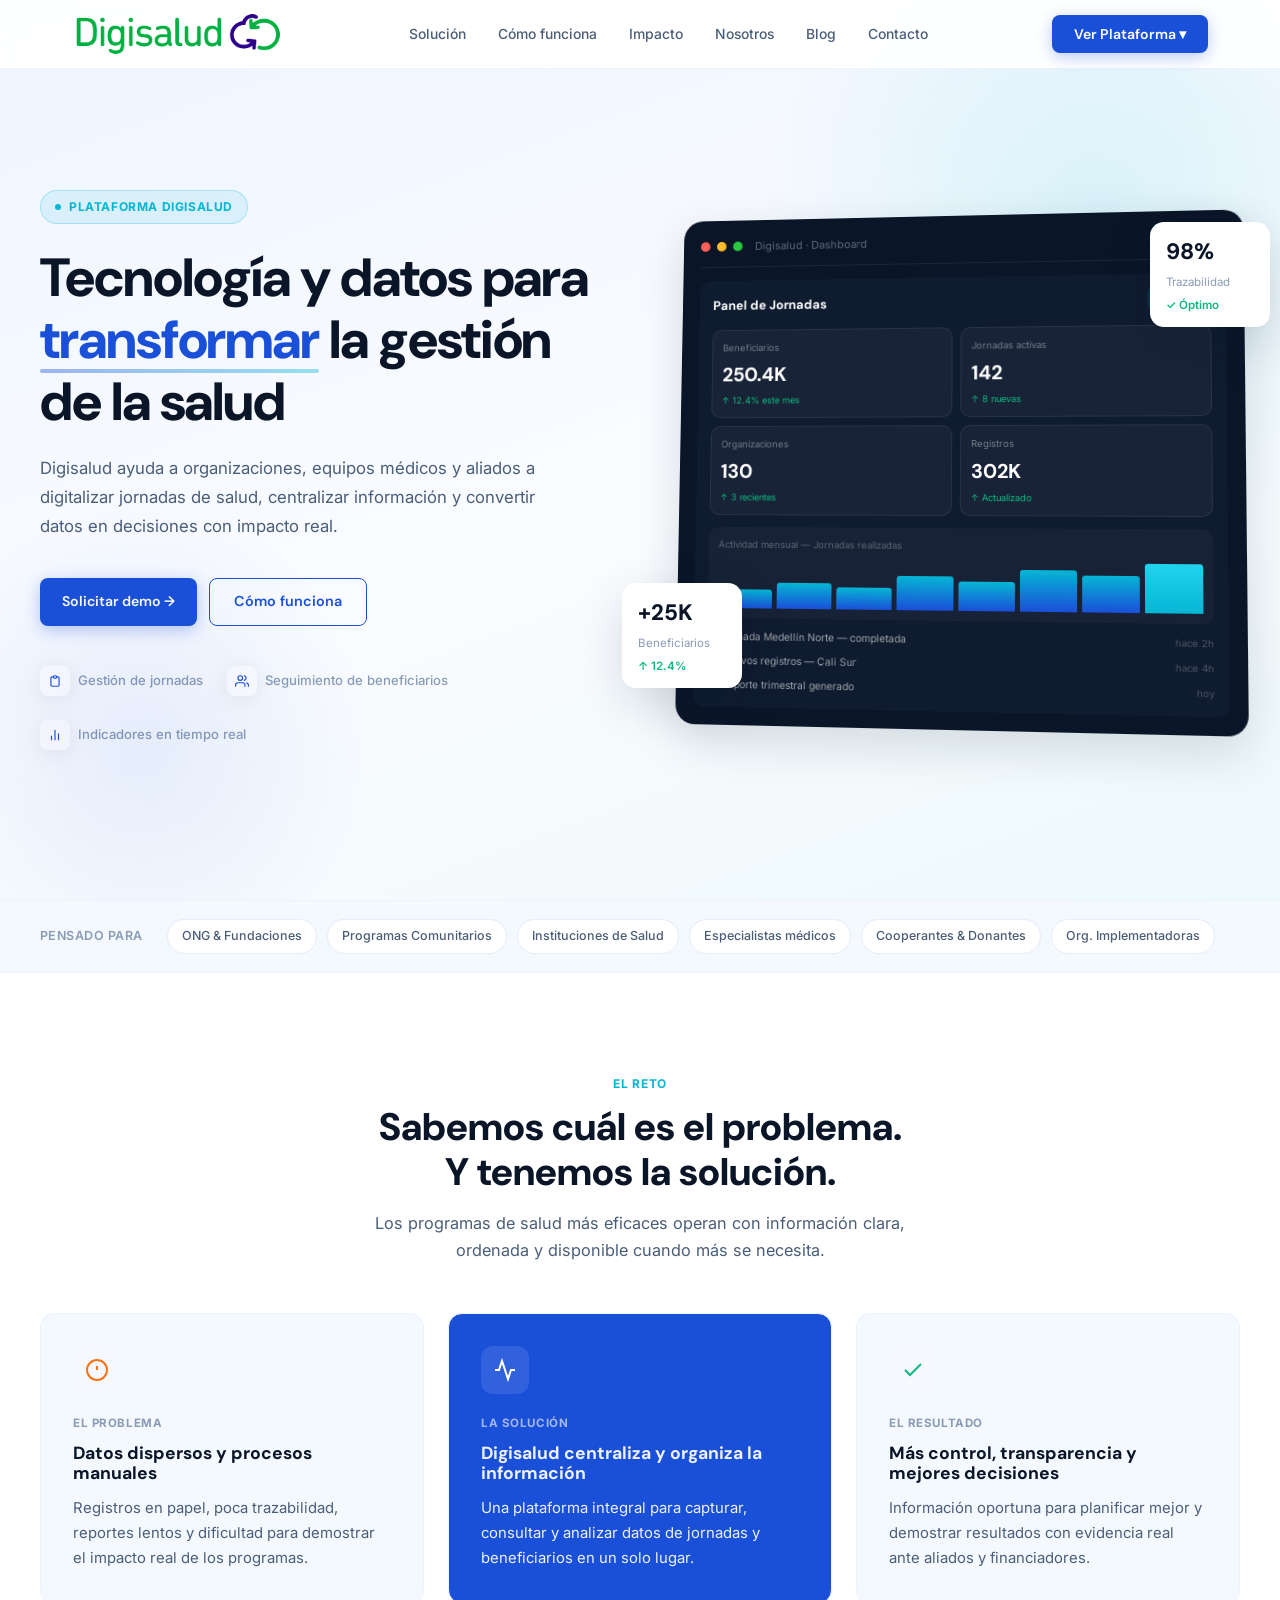
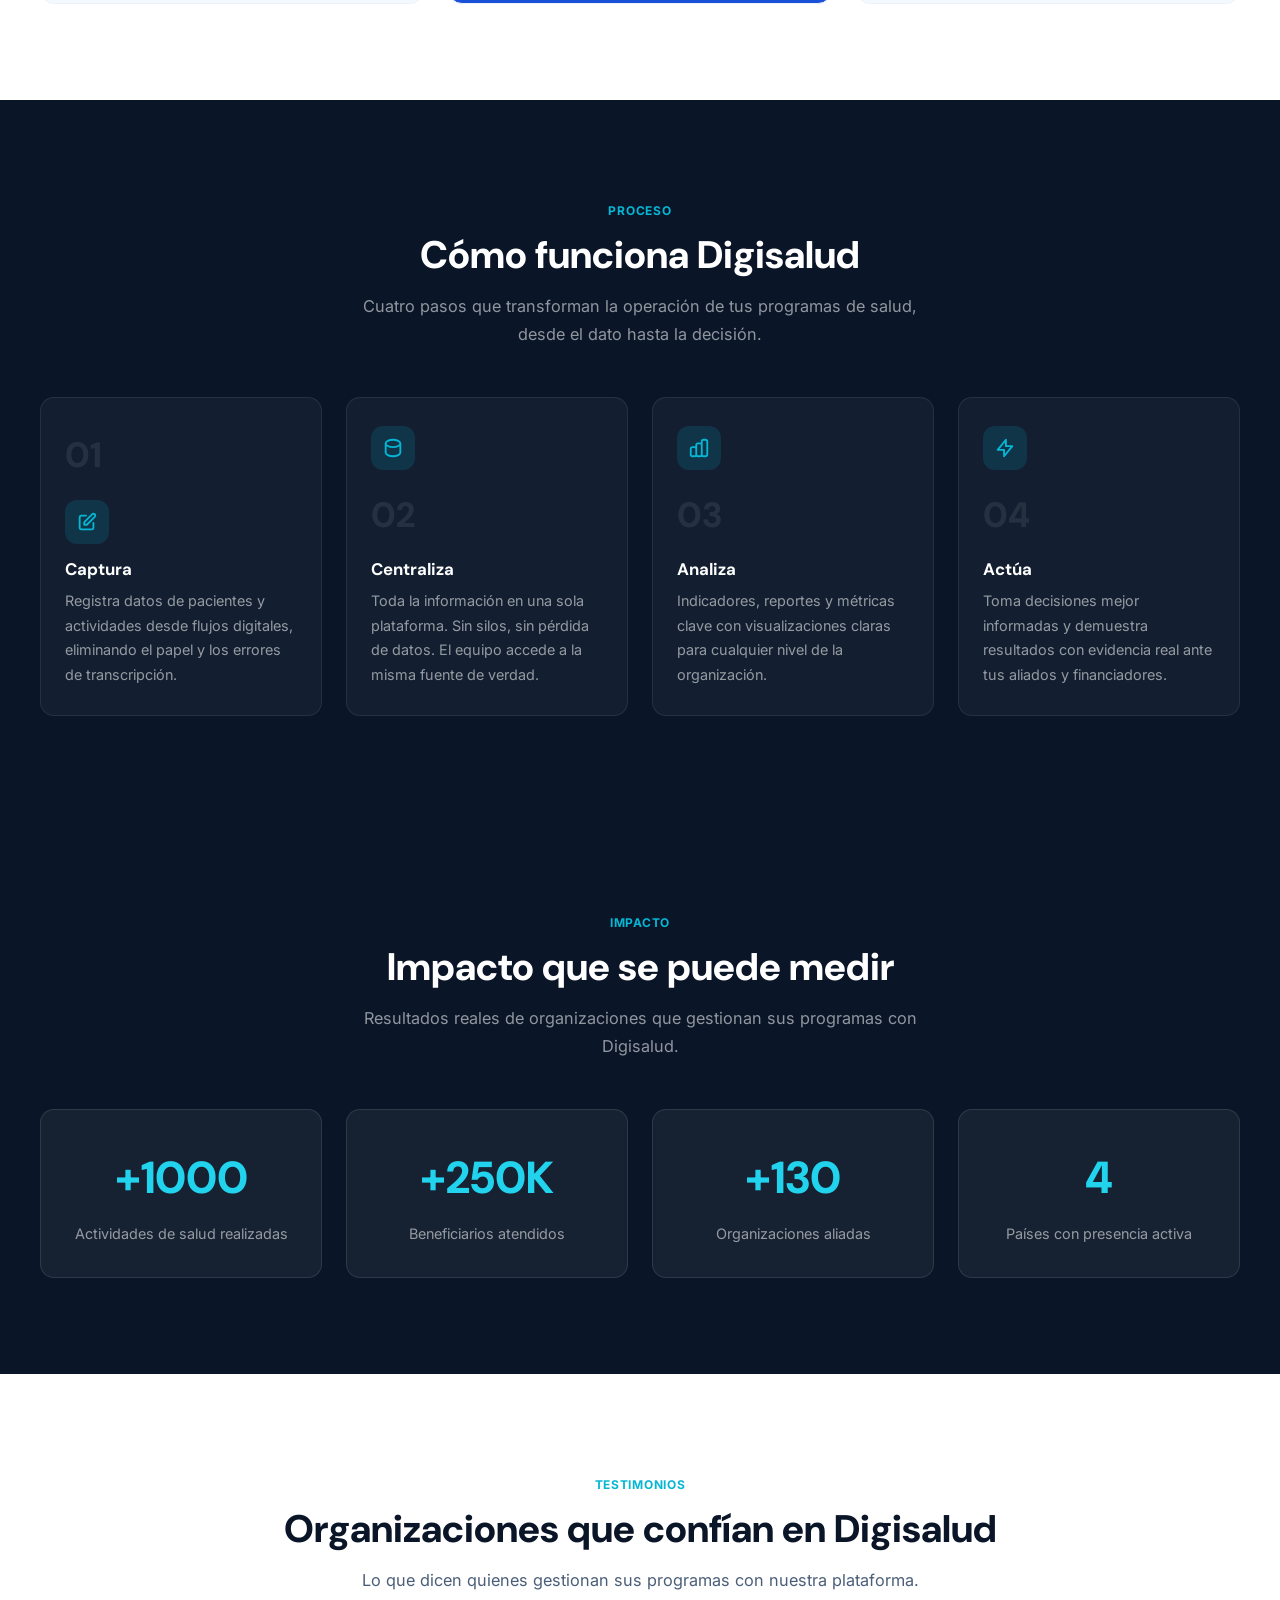
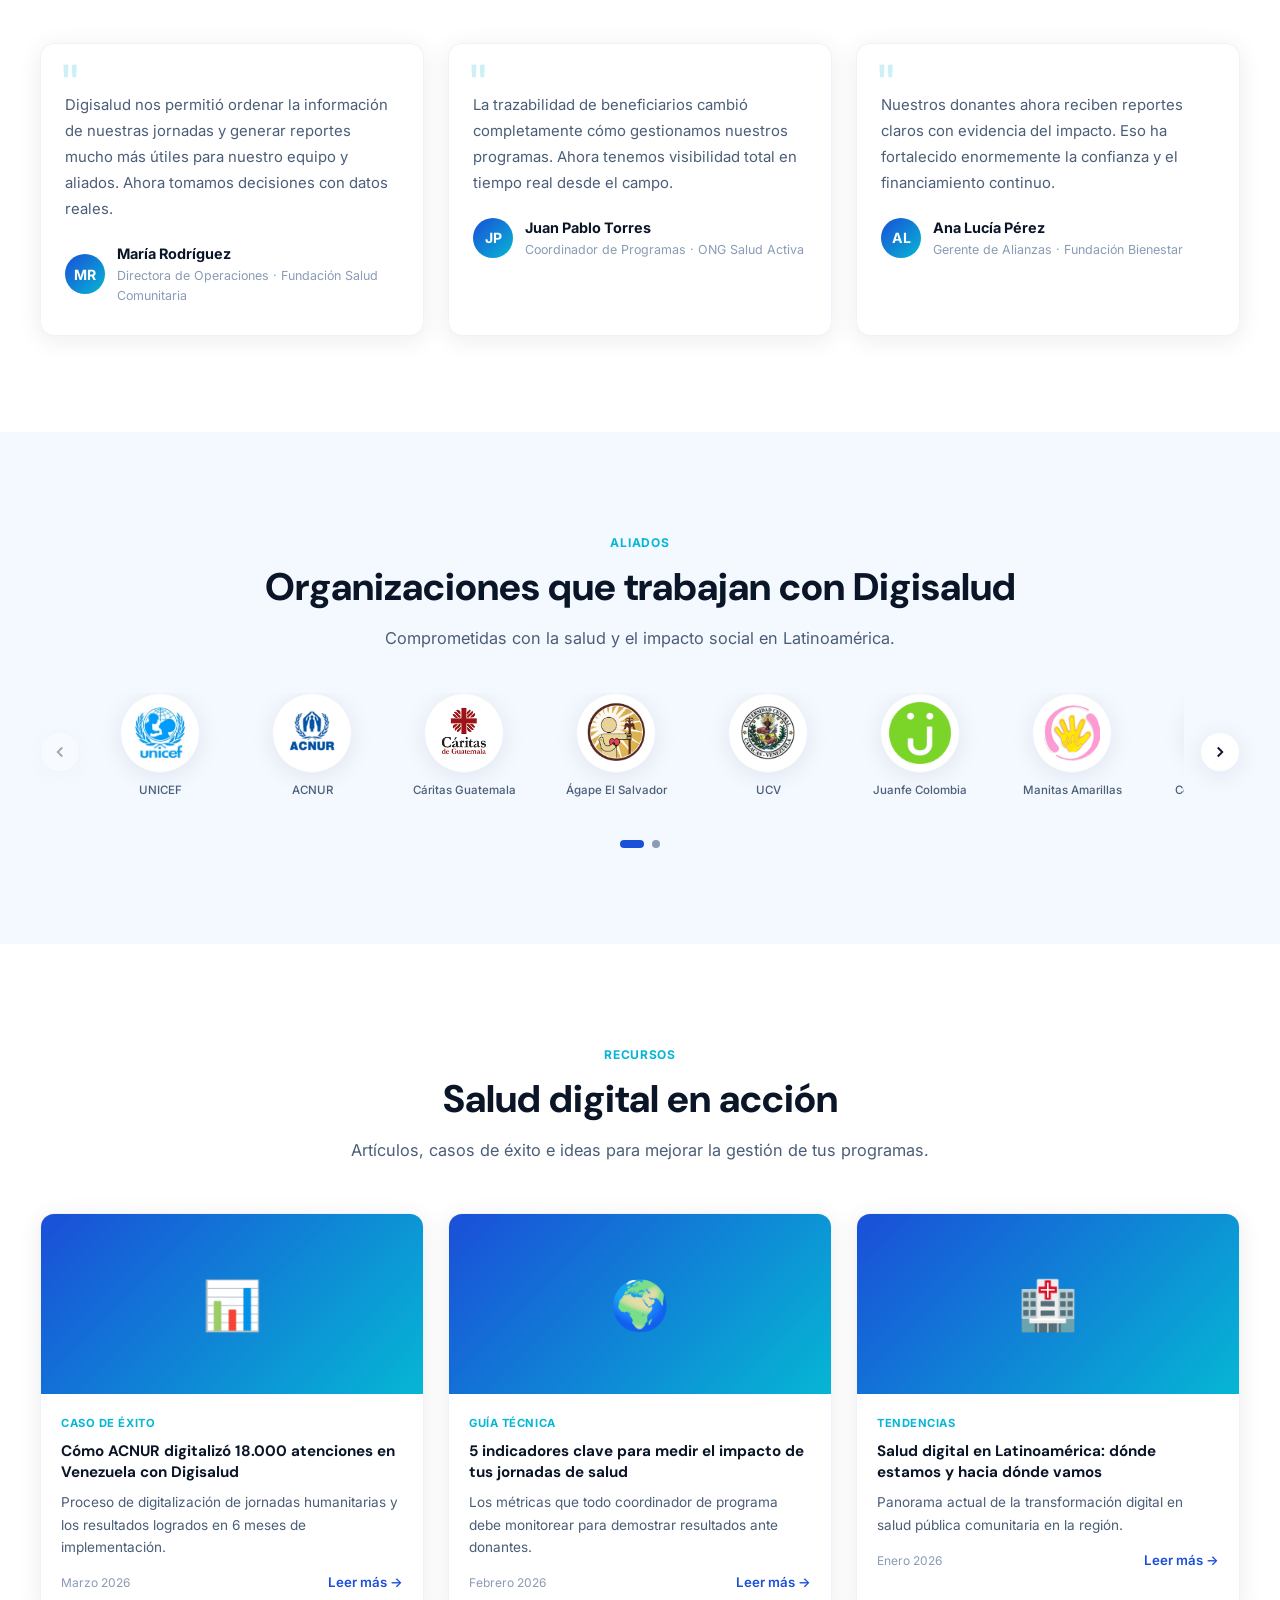
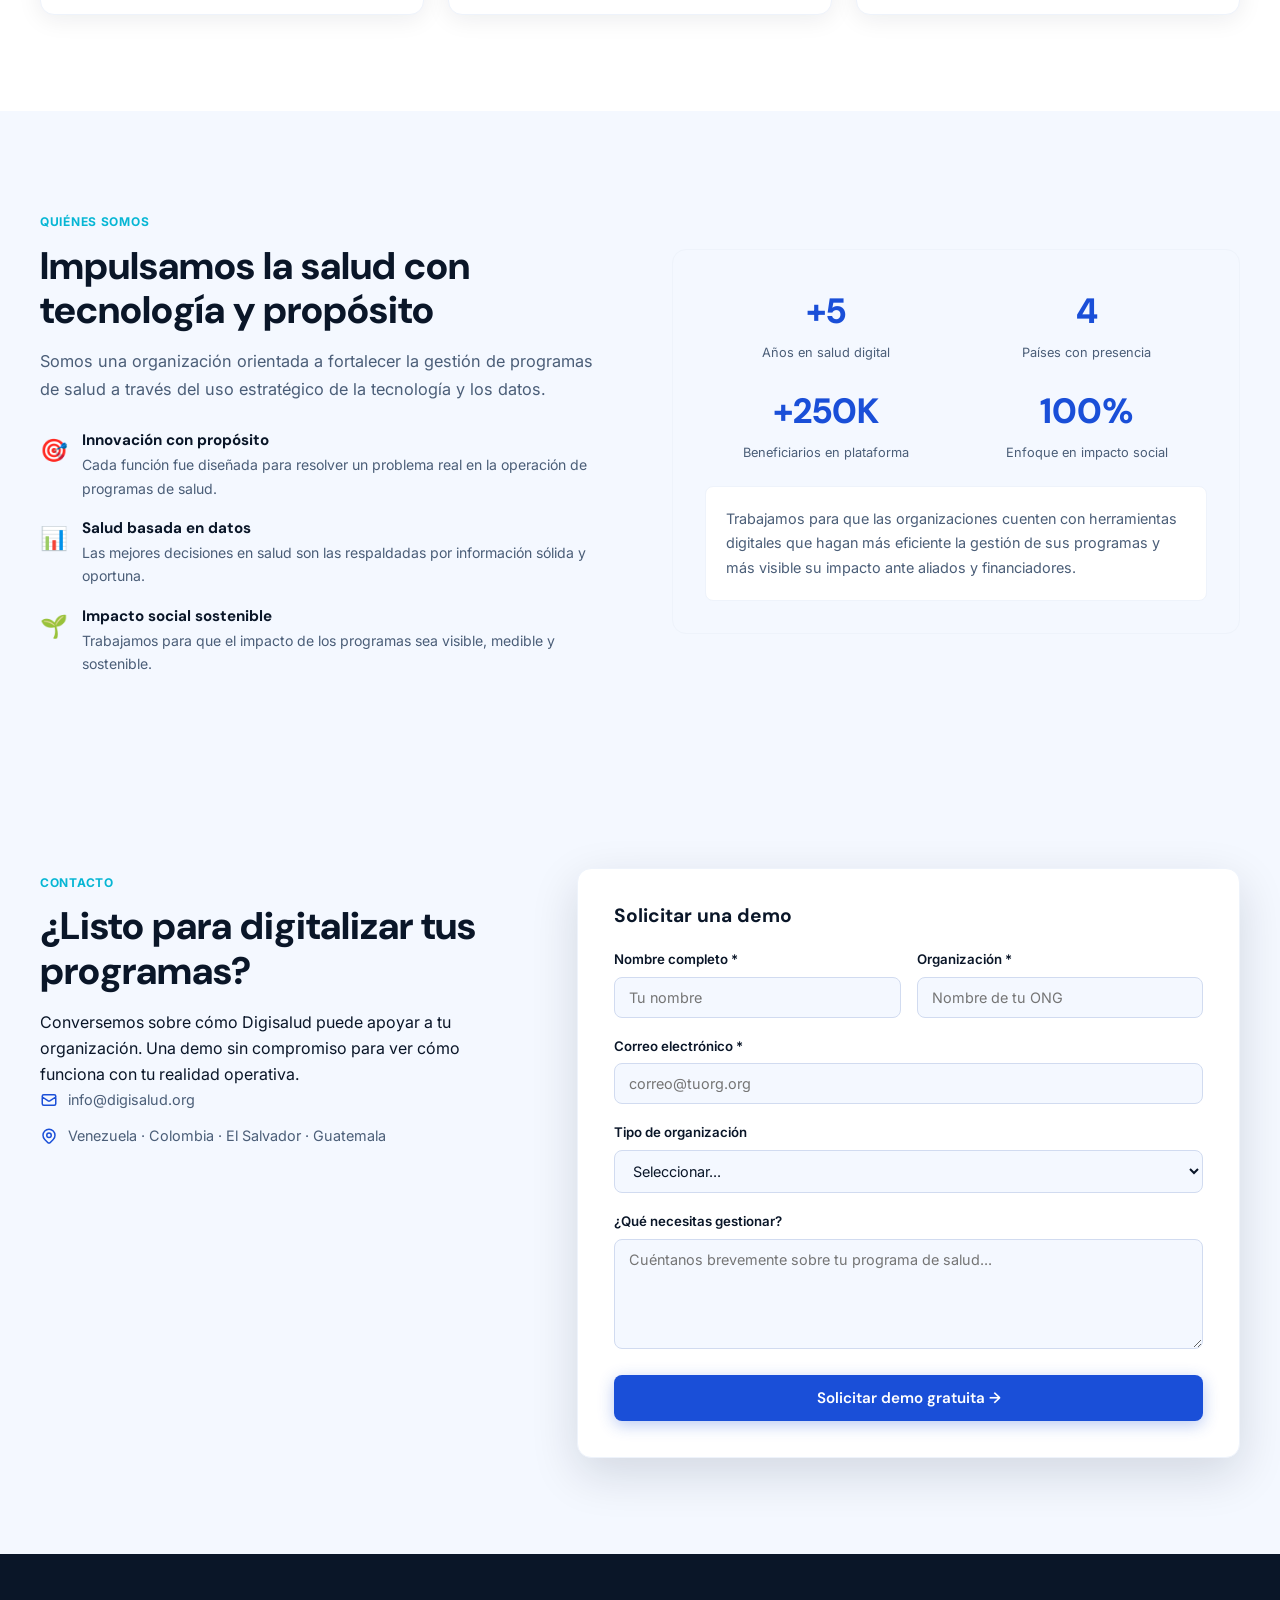
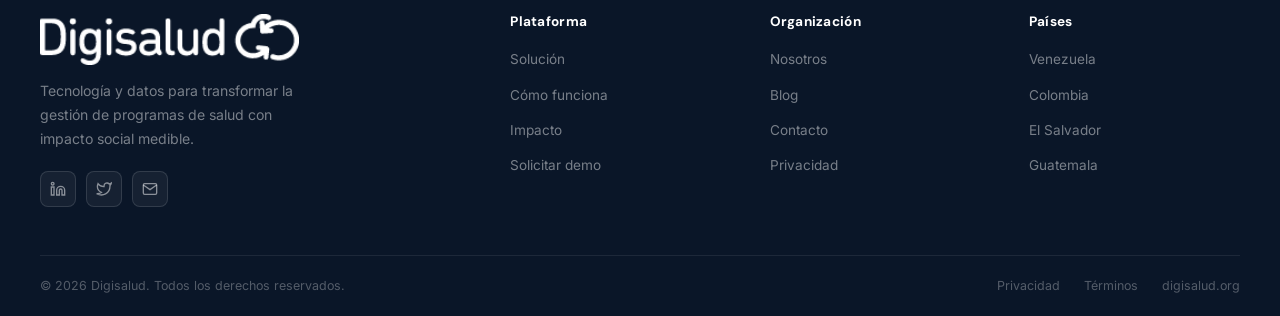
<file: index.html>
<!DOCTYPE html>
<html lang="es">
<head>
<meta charset="UTF-8">
<meta name="viewport" content="width=device-width, initial-scale=1.0">

<!-- ─── SEO BÁSICO ─── -->
<title>Digisalud — Tecnología y datos para transformar la gestión de la salud</title>
<meta name="description" content="Digisalud digitaliza jornadas de salud, centraliza información clínica y convierte datos en decisiones con impacto real. Usado por +130 organizaciones en 4 países.">
<link rel="canonical" href="https://digisalud.org/">

<!-- ─── OPEN GRAPH ─── -->
<meta property="og:type" content="website">
<meta property="og:url" content="https://digisalud.org/">
<meta property="og:title" content="Digisalud — Tecnología para la salud con impacto medible">
<meta property="og:description" content="+250K beneficiarios · +130 organizaciones · 4 países. Plataforma para digitalizar y analizar programas de salud comunitaria.">
<meta property="og:image" content="https://digisalud.org/assets/img/og-image.png">
<meta property="og:locale" content="es_LA">
<meta name="twitter:card" content="summary_large_image">
<meta name="twitter:title" content="Digisalud — Tecnología para la salud con impacto medible">
<meta name="twitter:description" content="+250K beneficiarios atendidos · Plataforma de gestión de salud comunitaria.">

<!-- ─── SCHEMA.ORG ─── -->
<script type="application/ld+json">
{
  "@context": "https://schema.org",
  "@type": "Organization",
  "name": "Digisalud",
  "url": "https://digisalud.org",
  "logo": "https://digisalud.org/assets/img/digisalud.png",
  "description": "Plataforma de tecnología para la gestión de programas de salud con impacto social medible.",
  "sameAs": ["https://linkedin.com/company/digisalud"]
}
</script>

<!-- ─── FONTS ─── -->
<link rel="preconnect" href="https://fonts.googleapis.com">
<link rel="preconnect" href="https://fonts.gstatic.com" crossorigin>
<link href="https://fonts.googleapis.com/css2?family=DM+Sans:ital,opsz,wght@0,9..40,300..800;1,9..40,300..800&family=Inter:wght@300..700&display=swap" rel="stylesheet">
<link rel="stylesheet" href="assets/css/app.css">
<style>

</style>
</head>
<body>

<!-- SKIP NAV (accesibilidad) -->
<a class="skip-nav" href="#main-content">Ir al contenido principal</a>

<!-- ─── HEADER ─── -->
<header id="header">
  <div class="header-inner">
    <a href="#" aria-label="Digisalud inicio">
      <img src="assets/img/digisalud.png" alt="Digisalud" class="logo" style="height:3.8rem">
    </a>
    <nav id="nav" role="navigation" aria-label="Navegación principal">
      <a href="#solucion">Solución</a>
      <a href="#como-funciona">Cómo funciona</a>
      <a href="#impacto">Impacto</a>
      <a href="#nosotros">Nosotros</a>
      <a href="#blog">Blog</a>
      <a href="#contacto">Contacto</a>
    </nav>
    <div style="display:flex;gap:10px;align-items:center">
      <div class="dropdown-wrapper">
        <button class="btn-primary" onclick="toggleDropdown()" id="plataformaBtn" aria-expanded="false" aria-haspopup="true">
          Ver Plataforma ▾
        </button>
        <ul class="dropdown-menu" id="plataformaMenu" role="menu">
          <li><a class="dropdown-item" href="https://servicios.digisalud.org/jornadas/" target="_blank" rel="noopener" role="menuitem">Venezuela</a></li>
          <li><a class="dropdown-item" href="http://servicios.digisalud.org/co/" target="_blank" rel="noopener" role="menuitem">El Salvador / Guatemala</a></li>
          <li><a class="dropdown-item" href="http://sv.digisaludlatam.org/sv/" target="_blank" rel="noopener" role="menuitem">Colombia</a></li>
        </ul>
      </div>
      <button class="hamburger" id="hamburger" onclick="toggleNav()" aria-label="Abrir menú" aria-expanded="false">
        <span></span><span></span><span></span>
      </button>
    </div>
  </div>
</header>

<!-- ─── HERO ─── -->
<main id="main-content">
<section class="hero" aria-label="Encabezado principal">
  <div class="hero-blob b1" aria-hidden="true"></div>
  <div class="hero-blob b2" aria-hidden="true"></div>
  <div class="hero-inner">
    <div class="hero-content">
      <div class="hero-badge fade-in visible">
        <span aria-hidden="true"></span> Plataforma Digisalud
      </div>
      <h1 class="fade-in visible">
        Tecnología y datos para <em>transformar</em> la gestión de la salud
      </h1>
      <p class="hero-sub fade-in visible fade-in-delay-1">
        Digisalud ayuda a organizaciones, equipos médicos y aliados a digitalizar jornadas de salud, centralizar información y convertir datos en decisiones con impacto real.
      </p>
      <div class="hero-ctas fade-in visible fade-in-delay-2">
        <a href="#contacto" class="btn-primary">Solicitar demo →</a>
        <a href="#como-funciona" class="btn-ghost">Cómo funciona</a>
      </div>
      <div class="hero-trust fade-in visible fade-in-delay-3">
        <div class="trust-item">
          <div class="trust-icon" aria-hidden="true">
            <svg fill="none" stroke-width="2" viewBox="0 0 24 24" xmlns="http://www.w3.org/2000/svg"><path d="M9 5H7a2 2 0 00-2 2v12a2 2 0 002 2h10a2 2 0 002-2V7a2 2 0 00-2-2h-2M9 5a2 2 0 002 2h2a2 2 0 002-2M9 5a2 2 0 012-2h2a2 2 0 012 2" stroke-linecap="round" stroke-linejoin="round"/></svg>
          </div>
          Gestión de jornadas
        </div>
        <div class="trust-item">
          <div class="trust-icon" aria-hidden="true">
            <svg fill="none" stroke-width="2" viewBox="0 0 24 24" xmlns="http://www.w3.org/2000/svg"><path d="M17 21v-2a4 4 0 00-4-4H5a4 4 0 00-4 4v2M9 11a4 4 0 100-8 4 4 0 000 8zM23 21v-2a4 4 0 00-3-3.87M16 3.13a4 4 0 010 7.75" stroke-linecap="round" stroke-linejoin="round"/></svg>
          </div>
          Seguimiento de beneficiarios
        </div>
        <div class="trust-item">
          <div class="trust-icon" aria-hidden="true">
            <svg fill="none" stroke-width="2" viewBox="0 0 24 24" xmlns="http://www.w3.org/2000/svg"><path d="M18 20V10M12 20V4M6 20v-6" stroke-linecap="round" stroke-linejoin="round"/></svg>
          </div>
          Indicadores en tiempo real
        </div>
      </div>
    </div>

    <div class="hero-visual fade-in visible fade-in-delay-2" aria-hidden="true">
      <div class="mockup-shell">
        <div class="mockup-topbar">
          <div class="dot r"></div><div class="dot y"></div><div class="dot g"></div>
          <span class="mockup-title">Digisalud · Dashboard</span>
        </div>
        <div class="dashboard">
          <div class="dash-header">
            <div class="dash-title">Panel de Jornadas</div>
            <div class="dash-badge">● En vivo</div>
          </div>
          <div class="kpi-grid">
            <div class="kpi-card"><div class="kpi-label">Beneficiarios</div><div class="kpi-value">250.4K</div><div class="kpi-change">↑ 12.4% este mes</div></div>
            <div class="kpi-card"><div class="kpi-label">Jornadas activas</div><div class="kpi-value">142</div><div class="kpi-change">↑ 8 nuevas</div></div>
            <div class="kpi-card"><div class="kpi-label">Organizaciones</div><div class="kpi-value">130</div><div class="kpi-change">↑ 3 recientes</div></div>
            <div class="kpi-card"><div class="kpi-label">Registros</div><div class="kpi-value">302K</div><div class="kpi-change">↑ Actualizado</div></div>
          </div>
          <div class="chart-area">
            <div class="chart-label">Actividad mensual — Jornadas realizadas</div>
            <div class="chart-bars">
              <div class="bar" style="height:40%"></div><div class="bar" style="height:55%"></div>
              <div class="bar" style="height:45%"></div><div class="bar" style="height:70%"></div>
              <div class="bar" style="height:60%"></div><div class="bar" style="height:85%"></div>
              <div class="bar" style="height:75%"></div>
              <div class="bar" style="height:100%;background:linear-gradient(to top,#06B6D4,#22D3EE)"></div>
            </div>
          </div>
          <div class="activity-list">
            <div class="activity-item"><div class="activity-dot" style="background:#10B981"></div><div class="activity-text">Jornada Medellín Norte — completada</div><div class="activity-time">hace 2h</div></div>
            <div class="activity-item"><div class="activity-dot" style="background:#06B6D4"></div><div class="activity-text">Nuevos registros — Cali Sur</div><div class="activity-time">hace 4h</div></div>
            <div class="activity-item"><div class="activity-dot" style="background:#1A4FD8"></div><div class="activity-text">Reporte trimestral generado</div><div class="activity-time">hoy</div></div>
          </div>
        </div>
      </div>
      <div class="float-card left"><div class="float-num">+25K</div><div class="float-label">Beneficiarios</div><div class="float-green">↑ 12.4%</div></div>
      <div class="float-card top"><div class="float-num">98%</div><div class="float-label">Trazabilidad</div><div class="float-green">✓ Óptimo</div></div>
    </div>
  </div>
</section>

<!-- ─── LOGOS STRIP ─── -->
<div class="logos-strip">
  <div class="logos-inner">
    <span class="logos-label">Pensado para</span>
    <div class="logos-track">
      <span class="logo-chip">ONG &amp; Fundaciones</span>
      <span class="logo-chip">Programas Comunitarios</span>
      <span class="logo-chip">Instituciones de Salud</span>
      <span class="logo-chip">Especialistas médicos</span>
      <span class="logo-chip">Cooperantes &amp; Donantes</span>
      <span class="logo-chip">Org. Implementadoras</span>
    </div>
  </div>
</div>

<!-- ─── PROBLEM / SOLUTION ─── -->
<section id="solucion">
  <div class="container">
    <div class="section-header center fade-in">
      <div class="section-eyebrow">El reto</div>
      <h2 class="section-title">Sabemos cuál es el problema.<br>Y tenemos la solución.</h2>
      <p class="section-sub">Los programas de salud más eficaces operan con información clara, ordenada y disponible cuando más se necesita.</p>
    </div>
    <div class="ps-grid">
      <div class="ps-card problem fade-in fade-in-delay-1">
        <div class="ps-icon"><svg fill="none" stroke="#F97316" stroke-width="2" viewBox="0 0 24 24"><circle cx="12" cy="12" r="10"/><line x1="12" y1="8" x2="12" y2="12"/><line x1="12" y1="16" x2="12.01" y2="16"/></svg></div>
        <div class="ps-label">El Problema</div>
        <h3>Datos dispersos y procesos manuales</h3>
        <p>Registros en papel, poca trazabilidad, reportes lentos y dificultad para demostrar el impacto real de los programas.</p>
      </div>
      <div class="ps-card solution fade-in fade-in-delay-2">
        <div class="ps-icon"><svg fill="none" stroke="white" stroke-width="2" viewBox="0 0 24 24"><polyline points="22 12 18 12 15 21 9 3 6 12 2 12"/></svg></div>
        <div class="ps-label">La Solución</div>
        <h3>Digisalud centraliza y organiza la información</h3>
        <p>Una plataforma integral para capturar, consultar y analizar datos de jornadas y beneficiarios en un solo lugar.</p>
      </div>
      <div class="ps-card result fade-in fade-in-delay-3">
        <div class="ps-icon"><svg fill="none" stroke="#10B981" stroke-width="2" viewBox="0 0 24 24"><polyline points="20 6 9 17 4 12"/></svg></div>
        <div class="ps-label">El Resultado</div>
        <h3>Más control, transparencia y mejores decisiones</h3>
        <p>Información oportuna para planificar mejor y demostrar resultados con evidencia real ante aliados y financiadores.</p>
      </div>
    </div>
  </div>
</section>

<!-- ─── HOW IT WORKS ─── -->
<section id="como-funciona" class="how-bg">
  <div class="container">
    <div class="section-header center fade-in">
      <div class="section-eyebrow">Proceso</div>
      <h2 class="section-title" style="color:white">Cómo funciona Digisalud</h2>
      <p class="section-sub" style="color:rgba(255,255,255,.55);margin:0 auto 48px">Cuatro pasos que transforman la operación de tus programas de salud, desde el dato hasta la decisión.</p>
    </div>
    <div class="steps-grid">
      <div class="step-card fade-in fade-in-delay-1">
        <div class="step-num">01</div>
        <div class="step-icon"><svg fill="none" stroke-width="2" viewBox="0 0 24 24"><path d="M11 5H6a2 2 0 00-2 2v11a2 2 0 002 2h11a2 2 0 002-2v-5m-1.414-9.414a2 2 0 112.828 2.828L11.828 15H9v-2.828l8.586-8.586z" stroke-linecap="round" stroke-linejoin="round"/></svg></div>
        <h3>Captura</h3>
        <p>Registra datos de pacientes y actividades desde flujos digitales, eliminando el papel y los errores de transcripción.</p>
      </div>
      <div class="step-card fade-in fade-in-delay-2">
        <div class="step-icon"><svg fill="none" stroke-width="2" viewBox="0 0 24 24"><path d="M4 7v10c0 2.21 3.582 4 8 4s8-1.79 8-4V7M4 7c0 2.21 3.582 4 8 4s8-1.79 8-4M4 7c0-2.21 3.582-4 8-4s8 1.79 8 4" stroke-linecap="round" stroke-linejoin="round"/></svg></div>
        <div class="step-num">02</div>
        <h3>Centraliza</h3>
        <p>Toda la información en una sola plataforma. Sin silos, sin pérdida de datos. El equipo accede a la misma fuente de verdad.</p>
      </div>
      <div class="step-card fade-in fade-in-delay-3">
        <div class="step-icon"><svg fill="none" stroke-width="2" viewBox="0 0 24 24"><path d="M9 19v-6a2 2 0 00-2-2H5a2 2 0 00-2 2v6a2 2 0 002 2h2a2 2 0 002-2zm0 0V9a2 2 0 012-2h2a2 2 0 012 2v10m-6 0a2 2 0 002 2h2a2 2 0 002-2m0 0V5a2 2 0 012-2h2a2 2 0 012 2v14a2 2 0 01-2 2h-2a2 2 0 01-2-2z" stroke-linecap="round" stroke-linejoin="round"/></svg></div>
        <div class="step-num">03</div>
        <h3>Analiza</h3>
        <p>Indicadores, reportes y métricas clave con visualizaciones claras para cualquier nivel de la organización.</p>
      </div>
      <div class="step-card fade-in fade-in-delay-4">
        <div class="step-icon"><svg fill="none" stroke-width="2" viewBox="0 0 24 24"><path d="M13 10V3L4 14h7v7l9-11h-7z" stroke-linecap="round" stroke-linejoin="round"/></svg></div>
        <div class="step-num">04</div>
        <h3>Actúa</h3>
        <p>Toma decisiones mejor informadas y demuestra resultados con evidencia real ante tus aliados y financiadores.</p>
      </div>
    </div>
  </div>
</section>

<!-- ─── IMPACT ─── -->
<section id="impacto" class="impact-bg">
  <div class="container">
    <div class="section-header center fade-in">
      <div class="section-eyebrow" style="color:var(--cyan)">Impacto</div>
      <h2 class="section-title" style="color:white">Impacto que se puede medir</h2>
      <p class="section-sub" style="color:rgba(255,255,255,.55);margin:0 auto 48px">Resultados reales de organizaciones que gestionan sus programas con Digisalud.</p>
    </div>
    <div class="impact-grid">
      <div class="impact-card fade-in fade-in-delay-1"><div class="impact-num">+1000</div><div class="impact-label">Actividades de salud realizadas</div></div>
      <div class="impact-card fade-in fade-in-delay-2"><div class="impact-num">+250K</div><div class="impact-label">Beneficiarios atendidos</div></div>
      <div class="impact-card fade-in fade-in-delay-3"><div class="impact-num">+130</div><div class="impact-label">Organizaciones aliadas</div></div>
      <div class="impact-card fade-in fade-in-delay-4"><div class="impact-num">4</div><div class="impact-label">Países con presencia activa</div></div>
    </div>
  </div>
</section>

<!-- ─── TESTIMONIOS (NUEVO) ─── -->
<section>
  <div class="container">
    <div class="section-header center fade-in">
      <div class="section-eyebrow">Testimonios</div>
      <h2 class="section-title">Organizaciones que confían en Digisalud</h2>
      <p class="section-sub" style="margin:0 auto 48px">Lo que dicen quienes gestionan sus programas con nuestra plataforma.</p>
    </div>
    <div class="testimonials-grid">
      <div class="testimonial-card fade-in fade-in-delay-1">
        <p class="testimonial-text">Digisalud nos permitió ordenar la información de nuestras jornadas y generar reportes mucho más útiles para nuestro equipo y aliados. Ahora tomamos decisiones con datos reales.</p>
        <div class="testimonial-author">
          <div class="author-avatar">MR</div>
          <div><div class="author-name">María Rodríguez</div><div class="author-org">Directora de Operaciones · Fundación Salud Comunitaria</div></div>
        </div>
      </div>
      <div class="testimonial-card fade-in fade-in-delay-2">
        <p class="testimonial-text">La trazabilidad de beneficiarios cambió completamente cómo gestionamos nuestros programas. Ahora tenemos visibilidad total en tiempo real desde el campo.</p>
        <div class="testimonial-author">
          <div class="author-avatar">JP</div>
          <div><div class="author-name">Juan Pablo Torres</div><div class="author-org">Coordinador de Programas · ONG Salud Activa</div></div>
        </div>
      </div>
      <div class="testimonial-card fade-in fade-in-delay-3">
        <p class="testimonial-text">Nuestros donantes ahora reciben reportes claros con evidencia del impacto. Eso ha fortalecido enormemente la confianza y el financiamiento continuo.</p>
        <div class="testimonial-author">
          <div class="author-avatar">AL</div>
          <div><div class="author-name">Ana Lucía Pérez</div><div class="author-org">Gerente de Alianzas · Fundación Bienestar</div></div>
        </div>
      </div>
    </div>
  </div>
</section>

<!-- ─── ALIADOS ─── -->
<section class="testimonial-bg">
  <div class="container">
    <div class="section-header center fade-in">
      <div class="section-eyebrow">Aliados</div>
      <h2 class="section-title">Organizaciones que trabajan con Digisalud</h2>
      <p class="section-sub" style="margin:0 auto 40px">Comprometidas con la salud y el impacto social en Latinoamérica.</p>
    </div>
  </div>
  <div class="allies-carousel-wrap fade-in">
    <button class="carousel-arrow left" id="arrowLeft" onclick="scrollCarousel(-1)" aria-label="Anterior">
      <svg width="18" height="18" fill="none" stroke="currentColor" stroke-width="2.5" viewBox="0 0 24 24"><polyline points="15 18 9 12 15 6"/></svg>
    </button>
    <div class="allies-carousel" id="alliesCarousel">
      <div class="allies-track" id="alliesTrack">
        <!-- Aliados se mantienen igual, solo se mejora el CSS -->
        <div class="ally-card"><div class="ally-logo"><img src="assets/img/UNICEF_Venezuela.png" alt="UNICEF"></div><div class="ally-name">UNICEF</div></div>
        <div class="ally-card"><div class="ally-logo"><img src="assets/img/Acnur.png" alt="ACNUR"></div><div class="ally-name">ACNUR</div></div>
        <div class="ally-card"><div class="ally-logo"><img src="assets/img/Caritas_de_Guatemala.png" alt="Cáritas Guatemala"></div><div class="ally-name">Cáritas Guatemala</div></div>
        <div class="ally-card"><div class="ally-logo"><img src="assets/img/Agape.png" alt="Ágape El Salvador"></div><div class="ally-name">Ágape El Salvador</div></div>
        <div class="ally-card"><div class="ally-logo"><img src="assets/img/Universidad_Central_De_Venezuela.png" alt="UCV"></div><div class="ally-name">UCV</div></div>
        <div class="ally-card"><div class="ally-logo"><img src="assets/img/Fundacion_juanfe.png" alt="Juanfe Colombia"></div><div class="ally-name">Juanfe Colombia</div></div>
        <div class="ally-card"><div class="ally-logo"><img src="assets/img/Fundacion_Manitas_Amarillas.png" alt="Manitas Amarillas"></div><div class="ally-name">Manitas Amarillas</div></div>
        <div class="ally-card"><div class="ally-logo"><img src="assets/img/Comparte_por_una_vida_Colombia.png" alt="Comparte por una vida"></div><div class="ally-name">Comparte por una vida</div></div>
      </div>
    </div>
    <button class="carousel-arrow right" id="arrowRight" onclick="scrollCarousel(1)" aria-label="Siguiente">
      <svg width="18" height="18" fill="none" stroke="currentColor" stroke-width="2.5" viewBox="0 0 24 24"><polyline points="9 18 15 12 9 6"/></svg>
    </button>
  </div>
  <div class="carousel-dots" id="carouselDots"></div>
</section>

<!-- ─── BLOG (NUEVO) ─── -->
<section id="blog">
  <div class="container">
    <div class="section-header center fade-in">
      <div class="section-eyebrow">Recursos</div>
      <h2 class="section-title">Salud digital en acción</h2>
      <p class="section-sub" style="margin:0 auto 48px">Artículos, casos de éxito e ideas para mejorar la gestión de tus programas.</p>
    </div>
    <div class="blog-grid">
      <article class="blog-card fade-in fade-in-delay-1">
        <div class="blog-thumb"><span>📊</span></div>
        <div class="blog-body">
          <div class="blog-tag">Caso de éxito</div>
          <h3>Cómo ACNUR digitalizó 18.000 atenciones en Venezuela con Digisalud</h3>
          <p>Proceso de digitalización de jornadas humanitarias y los resultados logrados en 6 meses de implementación.</p>
          <div style="display:flex;justify-content:space-between;align-items:center">
            <span class="blog-meta">Marzo 2026</span>
            <a href="#" class="blog-link">Leer más →</a>
          </div>
        </div>
      </article>
      <article class="blog-card fade-in fade-in-delay-2">
        <div class="blog-thumb"><span>🌍</span></div>
        <div class="blog-body">
          <div class="blog-tag">Guía técnica</div>
          <h3>5 indicadores clave para medir el impacto de tus jornadas de salud</h3>
          <p>Los métricas que todo coordinador de programa debe monitorear para demostrar resultados ante donantes.</p>
          <div style="display:flex;justify-content:space-between;align-items:center">
            <span class="blog-meta">Febrero 2026</span>
            <a href="#" class="blog-link">Leer más →</a>
          </div>
        </div>
      </article>
      <article class="blog-card fade-in fade-in-delay-3">
        <div class="blog-thumb"><span>🏥</span></div>
        <div class="blog-body">
          <div class="blog-tag">Tendencias</div>
          <h3>Salud digital en Latinoamérica: dónde estamos y hacia dónde vamos</h3>
          <p>Panorama actual de la transformación digital en salud pública comunitaria en la región.</p>
          <div style="display:flex;justify-content:space-between;align-items:center">
            <span class="blog-meta">Enero 2026</span>
            <a href="#" class="blog-link">Leer más →</a>
          </div>
        </div>
      </article>
    </div>
  </div>
</section>

<!-- ─── ABOUT ─── -->
<section id="nosotros" style="background:var(--gray-bg)">
  <div class="container">
    <div class="about-inner">
      <div class="fade-in">
        <div class="section-eyebrow">Quiénes somos</div>
        <h2 class="section-title">Impulsamos la salud con tecnología y propósito</h2>
        <p class="section-sub">Somos una organización orientada a fortalecer la gestión de programas de salud a través del uso estratégico de la tecnología y los datos.</p>
        <div class="about-values">
          <div class="about-value"><div class="about-value-icon">🎯</div><div><h4>Innovación con propósito</h4><p>Cada función fue diseñada para resolver un problema real en la operación de programas de salud.</p></div></div>
          <div class="about-value"><div class="about-value-icon">📊</div><div><h4>Salud basada en datos</h4><p>Las mejores decisiones en salud son las respaldadas por información sólida y oportuna.</p></div></div>
          <div class="about-value"><div class="about-value-icon">🌱</div><div><h4>Impacto social sostenible</h4><p>Trabajamos para que el impacto de los programas sea visible, medible y sostenible.</p></div></div>
        </div>
      </div>
      <div class="fade-in fade-in-delay-2">
        <div class="about-visual">
          <div class="about-stat-grid">
            <div class="about-stat"><div class="about-stat-num">+5</div><div class="about-stat-label">Años en salud digital</div></div>
            <div class="about-stat"><div class="about-stat-num">4</div><div class="about-stat-label">Países con presencia</div></div>
            <div class="about-stat"><div class="about-stat-num">+250K</div><div class="about-stat-label">Beneficiarios en plataforma</div></div>
            <div class="about-stat"><div class="about-stat-num">100%</div><div class="about-stat-label">Enfoque en impacto social</div></div>
          </div>
          <div class="about-mission">
            <p>Trabajamos para que las organizaciones cuenten con herramientas digitales que hagan más eficiente la gestión de sus programas y más visible su impacto ante aliados y financiadores.</p>
          </div>
        </div>
      </div>
    </div>
  </div>
</section>

<!-- ─── CONTACTO (CON FORMULARIO FUNCIONAL) ─── -->
<section id="contacto" class="contact-section">
  <div class="container">
    <div class="contact-inner">
      <div class="fade-in">
        <div class="section-eyebrow">Contacto</div>
        <h2 class="section-title">¿Listo para digitalizar tus programas?</h2>
        <p>Conversemos sobre cómo Digisalud puede apoyar a tu organización. Una demo sin compromiso para ver cómo funciona con tu realidad operativa.</p>
        <div class="contact-detail">
          <svg fill="none" stroke-width="2" viewBox="0 0 24 24"><path d="M3 8l7.89 5.26a2 2 0 002.22 0L21 8M5 19h14a2 2 0 002-2V7a2 2 0 00-2-2H5a2 2 0 00-2 2v10a2 2 0 002 2z" stroke-linecap="round" stroke-linejoin="round"/></svg>
          info@digisalud.org
        </div>
        <div class="contact-detail">
          <svg fill="none" stroke-width="2" viewBox="0 0 24 24"><path d="M17.657 16.657L13.414 20.9a1.998 1.998 0 01-2.827 0l-4.244-4.243a8 8 0 1111.314 0z"/><path d="M15 11a3 3 0 11-6 0 3 3 0 016 0z"/></svg>
          Venezuela · Colombia · El Salvador · Guatemala
        </div>
      </div>
      <div class="contact-form fade-in fade-in-delay-1">
        <h3 style="font-size:1.2rem;font-weight:700;margin-bottom:22px">Solicitar una demo</h3>
        <div class="form-row">
          <div class="form-group">
            <label for="nombre">Nombre completo *</label>
            <input type="text" id="nombre" name="nombre" placeholder="Tu nombre" required>
          </div>
          <div class="form-group">
            <label for="organizacion">Organización *</label>
            <input type="text" id="organizacion" name="organizacion" placeholder="Nombre de tu ONG" required>
          </div>
        </div>
        <div class="form-group">
          <label for="email">Correo electrónico *</label>
          <input type="email" id="email" name="email" placeholder="correo@tuorg.org" required>
        </div>
        <div class="form-group">
          <label for="tipo">Tipo de organización</label>
          <select id="tipo" name="tipo">
            <option value="">Seleccionar...</option>
            <option>ONG / Fundación</option>
            <option>Programa comunitario</option>
            <option>Institución de salud</option>
            <option>Organismo internacional</option>
            <option>Empresa / Donante</option>
          </select>
        </div>
        <div class="form-group">
          <label for="mensaje">¿Qué necesitas gestionar?</label>
          <textarea id="mensaje" name="mensaje" placeholder="Cuéntanos brevemente sobre tu programa de salud..."></textarea>
        </div>
        <button type="button" class="btn-primary form-submit" onclick="handleFormSubmit(event)">Solicitar demo gratuita →</button>
      </div>
    </div>
  </div>
</section>
</main>

<!-- ─── FOOTER ─── -->
<footer>
  <div class="footer-inner">
    <div class="footer-brand">
      <img src="assets/img/lodoDigisalud-blanco.png" alt="Digisalud">
      <p class="footer-desc">Tecnología y datos para transformar la gestión de programas de salud con impacto social medible.</p>
      <div class="footer-social">
        <a href="#" class="social-btn" aria-label="LinkedIn">
          <svg fill="none" stroke-width="2" viewBox="0 0 24 24"><path d="M16 8a6 6 0 016 6v7h-4v-7a2 2 0 00-2-2 2 2 0 00-2 2v7h-4v-7a6 6 0 016-6zM2 9h4v12H2z"/><circle cx="4" cy="4" r="2"/></svg>
        </a>
        <a href="#" class="social-btn" aria-label="Twitter / X">
          <svg fill="none" stroke-width="2" viewBox="0 0 24 24"><path d="M23 3a10.9 10.9 0 01-3.14 1.53 4.48 4.48 0 00-7.86 3v1A10.66 10.66 0 013 4s-4 9 5 13a11.64 11.64 0 01-7 2c9 5 20 0 20-11.5a4.5 4.5 0 00-.08-.83A7.72 7.72 0 0023 3z"/></svg>
        </a>
        <a href="mailto:info@digisalud.org" class="social-btn" aria-label="Correo electrónico">
          <svg fill="none" stroke-width="2" viewBox="0 0 24 24"><path d="M4 4h16c1.1 0 2 .9 2 2v12c0 1.1-.9 2-2 2H4c-1.1 0-2-.9-2-2V6c0-1.1.9-2 2-2z"/><polyline points="22,6 12,13 2,6"/></svg>
        </a>
      </div>
    </div>
    <div class="footer-col">
      <h4>Plataforma</h4>
      <ul>
        <li><a href="#solucion">Solución</a></li>
        <li><a href="#como-funciona">Cómo funciona</a></li>
        <li><a href="#impacto">Impacto</a></li>
        <li><a href="#contacto">Solicitar demo</a></li>
      </ul>
    </div>
    <div class="footer-col">
      <h4>Organización</h4>
      <ul>
        <li><a href="#nosotros">Nosotros</a></li>
        <li><a href="#blog">Blog</a></li>
        <li><a href="#contacto">Contacto</a></li>
        <li><a href="/privacidad">Privacidad</a></li>
      </ul>
    </div>
    <div class="footer-col">
      <h4>Países</h4>
      <ul>
        <li><a href="https://servicios.digisalud.org/jornadas/" target="_blank" rel="noopener">Venezuela</a></li>
        <li><a href="http://servicios.digisalud.org/co/" target="_blank" rel="noopener">Colombia</a></li>
        <li><a href="http://sv.digisaludlatam.org/sv/" target="_blank" rel="noopener">El Salvador</a></li>
        <li><a href="http://servicios.digisalud.org/co/" target="_blank" rel="noopener">Guatemala</a></li>
      </ul>
    </div>
  </div>
  <div class="footer-bottom">
    <span>© 2026 Digisalud. Todos los derechos reservados.</span>
    <div style="display:flex;gap:24px">
      <a href="/privacidad">Privacidad</a>
      <a href="/terminos">Términos</a>
      <a href="https://digisalud.org">digisalud.org</a>
    </div>
  </div>
</footer>

<script>
// ─── Header scroll ───
const header = document.getElementById('header');
window.addEventListener('scroll', () => header.classList.toggle('scrolled', window.scrollY > 20));

// ─── Mobile nav ───
function toggleNav() {
  const nav = document.getElementById('nav');
  const btn = document.getElementById('hamburger');
  const open = nav.classList.toggle('open');
  btn.setAttribute('aria-expanded', open);
}

// ─── Dropdown ───
function toggleDropdown() {
  const menu = document.getElementById('plataformaMenu');
  const btn  = document.getElementById('plataformaBtn');
  const open = menu.classList.toggle('open');
  btn.setAttribute('aria-expanded', open);
}
document.addEventListener('click', (e) => {
  const btn  = document.getElementById('plataformaBtn');
  const menu = document.getElementById('plataformaMenu');
  if (btn && !btn.contains(e.target) && !menu.contains(e.target)) {
    menu.classList.remove('open');
    btn.setAttribute('aria-expanded', false);
  }
});

// ─── Fade-in observer ───
const observer = new IntersectionObserver(entries => {
  entries.forEach(e => { if (e.isIntersecting) e.target.classList.add('visible'); });
}, { threshold: 0.1 });
document.querySelectorAll('.fade-in').forEach(el => observer.observe(el));

// ─── Smooth scroll ───
document.querySelectorAll('a[href^="#"]').forEach(a => {
  a.addEventListener('click', e => {
    const target = document.querySelector(a.getAttribute('href'));
    if (target) {
      e.preventDefault();
      target.scrollIntoView({ behavior: 'smooth', block: 'start' });
      document.getElementById('nav').classList.remove('open');
    }
  });
});

// ─── Bar animation ───
document.querySelectorAll('.bar').forEach((bar, i) => {
  bar.style.animationDelay = (i * 0.08) + 's';
});

// ─── Form submit (placeholder hasta integrar API) ───
function handleFormSubmit(e) {
  const btn = e.target;
  btn.textContent = '✓ Mensaje enviado';
  btn.style.background = '#10B981';
  btn.disabled = true;
  // TODO: reemplazar con fetch a Resend / Brevo API
  // fetch('/api/contact', { method: 'POST', body: new FormData(form) })
}

// ─── Carousel ───
(function() {
  const track = document.getElementById('alliesTrack');
  const carousel = document.getElementById('alliesCarousel');
  const dotsContainer = document.getElementById('carouselDots');
  let currentIndex = 0, itemsVisible = 0, totalItems = 0;

  function getItemWidth() {
    const card = track.querySelector('.ally-card');
    if (!card) return 152;
    const gap = parseInt(window.getComputedStyle(track).gap) || 24;
    return card.offsetWidth + gap;
  }

  function setup() {
    totalItems = track.querySelectorAll('.ally-card').length;
    itemsVisible = Math.max(1, Math.floor(carousel.offsetWidth / getItemWidth()));
    dotsContainer.innerHTML = '';
    const pages = Math.ceil(totalItems / itemsVisible);
    for (let i = 0; i < pages; i++) {
      const dot = document.createElement('button');
      dot.className = 'carousel-dot' + (i === 0 ? ' active' : '');
      dot.setAttribute('aria-label', 'Página ' + (i+1));
      dot.addEventListener('click', () => goTo(i * itemsVisible));
      dotsContainer.appendChild(dot);
    }
    goTo(0);
  }

  function goTo(index) {
    const max = Math.max(0, totalItems - itemsVisible);
    currentIndex = Math.max(0, Math.min(index, max));
    track.style.transform = `translateX(-${currentIndex * getItemWidth()}px)`;
    const activePage = Math.floor(currentIndex / Math.max(1, itemsVisible));
    dotsContainer.querySelectorAll('.carousel-dot').forEach((d, i) => d.classList.toggle('active', i === activePage));
    document.getElementById('arrowLeft').style.opacity = currentIndex === 0 ? '.35' : '1';
    document.getElementById('arrowRight').style.opacity = currentIndex >= max ? '.35' : '1';
  }

  window.scrollCarousel = dir => goTo(currentIndex + dir);
  window.addEventListener('resize', setup);
  setup();
})();
</script>
</body>
</html>
</file>
<file: assets/css/app.css>
/* ═══════════════════════════════════════
   DESIGN TOKENS
═══════════════════════════════════════ */
:root {
  --navy:      #0A1628;
  --blue:      #1A4FD8;
  --blue-hov:  #1540B8;
  --cyan:      #06B6D4;
  --cyan-l:    #22D3EE;
  --white:     #FFFFFF;
  --gray-bg:   #F4F8FF;
  --gray-soft: #EEF3FB;
  --gray-t:    #4B5E78;
  --gray-m:    #8A9BB5;
  --green:     #10B981;
  --orange:    #F97316;
  --shadow:    0 4px 24px rgba(10,22,40,.08);
  --shadow-lg: 0 16px 48px rgba(10,22,40,.14);
  --radius:    14px;
  --radius-sm: 8px;
}

*, *::before, *::after { box-sizing: border-box; margin: 0; padding: 0; }
html { scroll-behavior: smooth; }
body {
  font-family: "Inter", sans-serif;
  color: var(--navy);
  background: var(--white);
  overflow-x: hidden;
  line-height: 1.65;
}
h1,h2,h3,h4 { font-family: "DM Sans", sans-serif; line-height: 1.15; }
img { display: block; max-width: 100%; }

/* ─── skip nav (accesibilidad) ─── */
.skip-nav {
  position: absolute; top: -100px; left: 16px;
  background: var(--blue); color: white;
  padding: 8px 16px; border-radius: var(--radius-sm);
  font-weight: 600; text-decoration: none; z-index: 9999;
  transition: top .2s;
}
.skip-nav:focus { top: 8px; }

/* ─── scrollbar ─── */
::-webkit-scrollbar { width: 6px; }
::-webkit-scrollbar-track { background: var(--gray-soft); }
::-webkit-scrollbar-thumb { background: var(--blue); border-radius: 3px; }

/* ═══════════════════════════════════════
   HEADER
═══════════════════════════════════════ */
header {
  position: fixed; top: 0; left: 0; right: 0; z-index: 1000;
  background: rgba(255,255,255,.94);
  backdrop-filter: blur(18px);
  border-bottom: 1px solid rgba(26,79,216,.07);
  transition: box-shadow .3s;
}
header.scrolled { box-shadow: 0 2px 24px rgba(10,22,40,.1); }
.header-inner {
  max-width: 1200px; margin: 0 auto;
  display: flex; align-items: center; justify-content: space-between;
  padding: 0 32px; height: 68px;
}
.logo img { height: 3.8rem; }
nav { display: flex; align-items: center; gap: 4px; }
nav a {
  font-size: .87rem; font-weight: 500; color: var(--gray-t);
  text-decoration: none; padding: 7px 14px; border-radius: var(--radius-sm);
  transition: all .2s;
}
nav a:hover, nav a:focus-visible { color: var(--blue); background: rgba(26,79,216,.06); }

.btn-primary {
  background: var(--blue); color: white; border: none; cursor: pointer;
  font-family: "DM Sans", sans-serif; font-weight: 600; font-size: .88rem;
  padding: 10px 22px; border-radius: var(--radius-sm);
  transition: all .25s; text-decoration: none; display: inline-flex; align-items: center; gap: 6px;
  box-shadow: 0 4px 16px rgba(26,79,216,.3);
}
.btn-primary:hover { background: var(--blue-hov); transform: translateY(-1px); box-shadow: 0 6px 24px rgba(26,79,216,.38); }
.btn-primary:focus-visible { outline: 3px solid var(--cyan); outline-offset: 3px; }

.btn-ghost {
  background: transparent; color: var(--blue); border: 1.5px solid var(--blue);
  font-family: "DM Sans", sans-serif; font-weight: 600; font-size: .9rem;
  padding: 11px 24px; border-radius: var(--radius-sm); cursor: pointer;
  transition: all .25s; text-decoration: none; display: inline-flex; align-items: center; gap: 6px;
}
.btn-ghost:hover { background: rgba(26,79,216,.06); transform: translateY(-1px); }

.hamburger { display: none; flex-direction: column; gap: 5px; cursor: pointer; padding: 8px; border: none; background: none; }
.hamburger span { display: block; width: 24px; height: 2px; background: var(--navy); border-radius: 2px; transition: all .3s; }

/* dropdown */
.dropdown-wrapper { position: relative; }
.dropdown-menu {
  position: absolute; top: calc(100% + 8px); right: 0;
  background: white; border: 1px solid rgba(26,79,216,.1);
  border-radius: var(--radius); box-shadow: var(--shadow-lg);
  list-style: none; min-width: 200px; overflow: hidden;
  opacity: 0; pointer-events: none; transform: translateY(-6px);
  transition: all .2s;
}
.dropdown-menu.open { opacity: 1; pointer-events: auto; transform: translateY(0); }
.dropdown-item {
  display: block; padding: 11px 18px; font-size: .875rem;
  color: var(--gray-t); text-decoration: none; transition: all .15s;
}
.dropdown-item:hover { color: var(--blue); background: var(--gray-bg); }

/* ═══════════════════════════════════════
   HERO
═══════════════════════════════════════ */
.hero {
  min-height: 100vh; padding: 120px 32px 80px;
  background: linear-gradient(160deg, #EEF4FF 0%, #FAFCFF 55%, #EDF9FB 100%);
  position: relative; overflow: hidden;
  display: flex; align-items: center;
}
.hero-blob { position: absolute; border-radius: 50%; pointer-events: none; }
.hero-blob.b1 { top: -120px; right: -160px; width: 680px; height: 680px; background: radial-gradient(circle, rgba(6,182,212,.13) 0%, transparent 70%); }
.hero-blob.b2 { bottom: -80px; left: -100px; width: 480px; height: 480px; background: radial-gradient(circle, rgba(26,79,216,.09) 0%, transparent 70%); }

.hero-inner {
  max-width: 1200px; margin: 0 auto; width: 100%;
  display: grid; grid-template-columns: 1fr 1fr; gap: 64px; align-items: center;
}
.hero-badge {
  display: inline-flex; align-items: center; gap: 8px;
  background: rgba(6,182,212,.1); border: 1px solid rgba(6,182,212,.25);
  color: var(--cyan); font-size: .75rem; font-weight: 700;
  padding: 6px 14px; border-radius: 100px;
  margin-bottom: 24px; letter-spacing: .05em; text-transform: uppercase;
}
.hero-badge span { width: 6px; height: 6px; background: var(--cyan); border-radius: 50%; animation: pulse 2s infinite; }
@keyframes pulse { 0%,100%{opacity:1;transform:scale(1)} 50%{opacity:.5;transform:scale(1.5)} }

.hero h1 {
  font-size: clamp(2.1rem, 4.2vw, 3.4rem); font-weight: 800; color: var(--navy);
  margin-bottom: 20px; letter-spacing: -.02em;
}
.hero h1 em { font-style: normal; color: var(--blue); position: relative; }
.hero h1 em::after {
  content: ''; position: absolute; bottom: 2px; left: 0; right: 0; height: 4px;
  background: linear-gradient(90deg, var(--blue), var(--cyan));
  border-radius: 2px; opacity: .4;
}
.hero-sub { font-size: 1.05rem; color: var(--gray-t); max-width: 520px; margin-bottom: 36px; line-height: 1.75; }
.hero-ctas { display: flex; gap: 12px; flex-wrap: wrap; margin-bottom: 40px; }
.hero-trust { display: flex; gap: 24px; flex-wrap: wrap; }
.trust-item { display: flex; align-items: center; gap: 8px; font-size: .82rem; color: var(--gray-m); font-weight: 500; }
.trust-icon {
  width: 30px; height: 30px; border-radius: var(--radius-sm);
  background: white; box-shadow: var(--shadow);
  display: flex; align-items: center; justify-content: center; flex-shrink: 0;
}
.trust-icon svg { width: 14px; height: 14px; stroke: var(--blue); }

/* mockup */
.hero-visual { position: relative; }
.mockup-shell {
  background: var(--navy); border-radius: 20px;
  padding: 18px; box-shadow: var(--shadow-lg);
  transform: perspective(1000px) rotateY(-5deg) rotateX(3deg);
  transition: transform .5s ease;
}
.mockup-shell:hover { transform: perspective(1000px) rotateY(-2deg) rotateX(1deg); }
.mockup-topbar { display: flex; align-items: center; gap: 7px; margin-bottom: 14px; padding-bottom: 12px; border-bottom: 1px solid rgba(255,255,255,.07); }
.dot { width: 10px; height: 10px; border-radius: 50%; }
.dot.r{background:#FF5F57} .dot.y{background:#FFBD2E} .dot.g{background:#28C840}
.mockup-title { font-size: .7rem; color: rgba(255,255,255,.35); margin-left: 6px; }
.dashboard { background: #0F1B2F; border-radius: 12px; padding: 14px; }
.dash-header { display: flex; justify-content: space-between; align-items: center; margin-bottom: 14px; }
.dash-title { font-family: "DM Sans", sans-serif; font-size: .82rem; font-weight: 700; color: white; }
.dash-badge { background: rgba(6,182,212,.15); color: var(--cyan); font-size: .62rem; padding: 3px 8px; border-radius: 6px; font-weight: 700; }
.kpi-grid { display: grid; grid-template-columns: repeat(2,1fr); gap: 8px; margin-bottom: 12px; }
.kpi-card { background: rgba(255,255,255,.04); border: 1px solid rgba(255,255,255,.07); border-radius: 10px; padding: 10px; }
.kpi-label { font-size: .6rem; color: rgba(255,255,255,.4); margin-bottom: 3px; }
.kpi-value { font-family: "DM Sans", sans-serif; font-size: 1.25rem; font-weight: 700; color: white; }
.kpi-change { font-size: .58rem; color: var(--green); margin-top: 2px; }
.chart-area { background: rgba(255,255,255,.03); border-radius: 10px; padding: 10px; margin-bottom: 10px; }
.chart-label { font-size: .6rem; color: rgba(255,255,255,.3); margin-bottom: 8px; }
.chart-bars { display: flex; align-items: flex-end; gap: 5px; height: 48px; }
.bar { flex: 1; border-radius: 3px 3px 0 0; background: linear-gradient(to top, var(--blue), var(--cyan)); animation: growBar .9s ease forwards; transform-origin: bottom; }
@keyframes growBar { from{transform:scaleY(0)} to{transform:scaleY(1)} }
.activity-list { display: flex; flex-direction: column; gap: 7px; }
.activity-item { display: flex; align-items: center; gap: 8px; }
.activity-dot { width: 7px; height: 7px; border-radius: 50%; flex-shrink: 0; }
.activity-text { font-size: .65rem; color: rgba(255,255,255,.6); flex: 1; }
.activity-time { font-size: .6rem; color: rgba(255,255,255,.25); }

/* float cards */
.float-card {
  position: absolute; background: white; border-radius: var(--radius);
  padding: 12px 16px; box-shadow: var(--shadow-lg);
  min-width: 120px; backdrop-filter: blur(8px);
}
.float-card.left { bottom: 40px; left: -50px; }
.float-card.top  { top: 10px; right: -30px; }
.float-num { font-family: "DM Sans", sans-serif; font-size: 1.4rem; font-weight: 800; color: var(--navy); }
.float-label { font-size: .72rem; color: var(--gray-m); margin-top: 2px; }
.float-green { font-size: .72rem; color: var(--green); font-weight: 600; margin-top: 4px; }

/* ═══════════════════════════════════════
   LOGOS STRIP
═══════════════════════════════════════ */
.logos-strip { background: var(--gray-bg); padding: 18px 32px; border-top: 1px solid var(--gray-soft); border-bottom: 1px solid var(--gray-soft); }
.logos-inner { max-width: 1200px; margin: 0 auto; display: flex; align-items: center; gap: 24px; flex-wrap: wrap; }
.logos-label { font-size: .78rem; font-weight: 600; color: var(--gray-m); letter-spacing: .04em; text-transform: uppercase; white-space: nowrap; }
.logos-track { display: flex; gap: 10px; flex-wrap: wrap; }
.logo-chip {
  background: white; border: 1px solid rgba(26,79,216,.1);
  color: var(--gray-t); font-size: .78rem; font-weight: 500;
  padding: 6px 14px; border-radius: 100px;
}

/* ═══════════════════════════════════════
   SECTIONS COMMON
═══════════════════════════════════════ */
section { padding: 96px 32px; }
.container { max-width: 1200px; margin: 0 auto; }
.section-eyebrow {
  display: inline-block; font-size: .75rem; font-weight: 700; letter-spacing: .06em;
  text-transform: uppercase; color: var(--cyan); margin-bottom: 12px;
}
.section-title { font-size: clamp(1.7rem, 3vw, 2.4rem); font-weight: 800; color: var(--navy); margin-bottom: 16px; }
.section-sub { font-size: 1.02rem; color: var(--gray-t); max-width: 600px; line-height: 1.7; }
.section-header.center { text-align: center; }
.section-header.center .section-sub { margin: 0 auto 48px; }

/* fade animations */
.fade-in { opacity: 0; transform: translateY(20px); transition: opacity .55s ease, transform .55s ease; }
.fade-in.visible { opacity: 1; transform: none; }
.fade-in-delay-1 { transition-delay: .1s; }
.fade-in-delay-2 { transition-delay: .2s; }
.fade-in-delay-3 { transition-delay: .3s; }
.fade-in-delay-4 { transition-delay: .4s; }

/* ═══════════════════════════════════════
   PROBLEM / SOLUTION
═══════════════════════════════════════ */
.ps-grid { display: grid; grid-template-columns: repeat(3,1fr); gap: 24px; }
.ps-card {
  background: var(--gray-bg); border-radius: var(--radius);
  padding: 32px; border: 1px solid var(--gray-soft);
}
.ps-card.solution { background: var(--blue); color: white; }
.ps-card.solution h3, .ps-card.solution p { color: rgba(255,255,255,.92); }
.ps-card.solution .ps-label { color: rgba(255,255,255,.6); }
.ps-icon { width: 48px; height: 48px; border-radius: 12px; display: flex; align-items: center; justify-content: center; margin-bottom: 20px; background: rgba(255,255,255,.1); }
.ps-icon svg { width: 24px; height: 24px; }
.ps-label { font-size: .72rem; font-weight: 700; text-transform: uppercase; letter-spacing: .05em; color: var(--gray-m); margin-bottom: 10px; }
.ps-card h3 { font-size: 1.1rem; font-weight: 700; margin-bottom: 12px; }
.ps-card p { font-size: .93rem; color: var(--gray-t); line-height: 1.7; }

/* ═══════════════════════════════════════
   HOW IT WORKS
═══════════════════════════════════════ */
.how-bg { background: var(--navy); }
.steps-grid { display: grid; grid-template-columns: repeat(4,1fr); gap: 24px; }
.step-card {
  background: rgba(255,255,255,.04); border: 1px solid rgba(255,255,255,.08);
  border-radius: var(--radius); padding: 28px 24px;
  position: relative;
}
.step-num { font-family: "DM Sans", sans-serif; font-size: 2.2rem; font-weight: 800; color: rgba(255,255,255,.08); margin-bottom: 16px; }
.step-icon { width: 44px; height: 44px; border-radius: 12px; background: rgba(6,182,212,.15); display: flex; align-items: center; justify-content: center; margin-bottom: 16px; }
.step-icon svg { width: 22px; height: 22px; stroke: var(--cyan); }
.step-card h3 { font-size: 1.05rem; font-weight: 700; color: white; margin-bottom: 10px; }
.step-card p { font-size: .9rem; color: rgba(255,255,255,.55); line-height: 1.7; }

/* ═══════════════════════════════════════
   BENEFITS
═══════════════════════════════════════ */
.benefits-grid { display: grid; grid-template-columns: repeat(3,1fr); gap: 20px; }
.benefit-card {
  display: flex; gap: 16px; align-items: flex-start;
  background: white; border: 1px solid var(--gray-soft);
  border-radius: var(--radius); padding: 24px;
  box-shadow: var(--shadow);
  transition: transform .25s, box-shadow .25s;
}
.benefit-card:hover { transform: translateY(-3px); box-shadow: var(--shadow-lg); }
.benefit-icon { width: 44px; height: 44px; border-radius: 12px; background: rgba(26,79,216,.08); display: flex; align-items: center; justify-content: center; flex-shrink: 0; }
.benefit-icon svg { width: 22px; height: 22px; stroke: var(--blue); }
.benefit-card h3 { font-size: 1rem; font-weight: 700; margin-bottom: 6px; }
.benefit-card p { font-size: .88rem; color: var(--gray-t); line-height: 1.65; }

/* ═══════════════════════════════════════
   AUDIENCES
═══════════════════════════════════════ */
.audiences-grid { display: grid; grid-template-columns: repeat(3,1fr); gap: 20px; }
.audience-card {
  background: var(--gray-bg); border: 1px solid var(--gray-soft);
  border-radius: var(--radius); padding: 28px 24px; text-align: center;
  transition: transform .25s, box-shadow .25s;
}
.audience-card:hover { transform: translateY(-3px); box-shadow: var(--shadow); }
.audience-emoji { font-size: 2.2rem; margin-bottom: 14px; }
.audience-card h3 { font-size: 1rem; font-weight: 700; margin-bottom: 8px; }
.audience-card p { font-size: .88rem; color: var(--gray-t); }

/* ═══════════════════════════════════════
   IMPACT
═══════════════════════════════════════ */
.impact-bg { background: var(--navy); }
.impact-grid { display: grid; grid-template-columns: repeat(4,1fr); gap: 24px; }
.impact-card {
  background: rgba(255,255,255,.05); border: 1px solid rgba(255,255,255,.1);
  border-radius: var(--radius); padding: 32px 24px; text-align: center;
}
.impact-num { font-family: "DM Sans", sans-serif; font-size: 2.8rem; font-weight: 800; color: var(--cyan-l); margin-bottom: 8px; }
.impact-label { font-size: .9rem; color: rgba(255,255,255,.55); line-height: 1.5; }

/* ═══════════════════════════════════════
   TESTIMONIOS (NUEVO)
═══════════════════════════════════════ */
.testimonials-grid { display: grid; grid-template-columns: repeat(3,1fr); gap: 24px; }
.testimonial-card {
  background: white; border: 1px solid var(--gray-soft);
  border-radius: var(--radius); padding: 28px 24px;
  box-shadow: var(--shadow); position: relative;
}
.testimonial-card::before {
  content: '"'; position: absolute; top: 16px; left: 20px;
  font-family: "DM Sans", sans-serif; font-size: 4rem; color: rgba(6,182,212,.2); line-height: 1;
}
.testimonial-text { font-size: .93rem; color: var(--gray-t); line-height: 1.75; margin-bottom: 20px; padding-top: 20px; }
.testimonial-author { display: flex; align-items: center; gap: 12px; }
.author-avatar { width: 40px; height: 40px; border-radius: 50%; background: linear-gradient(135deg, var(--blue), var(--cyan)); display: flex; align-items: center; justify-content: center; font-weight: 700; color: white; font-size: .88rem; flex-shrink: 0; }
.author-name { font-weight: 700; font-size: .9rem; }
.author-org { font-size: .78rem; color: var(--gray-m); }

/* ═══════════════════════════════════════
   ALLIES CAROUSEL
═══════════════════════════════════════ */
.testimonial-bg { background: var(--gray-bg); }
.allies-carousel-wrap { position: relative; padding: 0 56px; max-width: 1200px; margin: 0 auto; }
.allies-carousel { overflow: hidden; }
.allies-track { display: flex; gap: 24px; transition: transform .35s ease; }
.ally-card { flex: 0 0 128px; display: flex; flex-direction: column; align-items: center; gap: 10px; text-align: center; }
.ally-logo { width: 80px; height: 80px; border-radius: 50%; background: white; border: 1px solid var(--gray-soft); box-shadow: var(--shadow); overflow: hidden; display: flex; align-items: center; justify-content: center; }
.ally-logo img { width: 100%; height: 100%; object-fit: contain; padding: 8px; }
.ally-name { font-size: .72rem; color: var(--gray-t); font-weight: 500; max-width: 110px; line-height: 1.3; }
.carousel-arrow {
  position: absolute; top: 50%; transform: translateY(-50%);
  width: 40px; height: 40px; border-radius: 50%;
  background: white; border: 1px solid var(--gray-soft);
  box-shadow: var(--shadow); cursor: pointer;
  display: flex; align-items: center; justify-content: center;
  transition: all .2s; color: var(--navy);
}
.carousel-arrow:hover { background: var(--blue); color: white; border-color: var(--blue); }
.carousel-arrow.left { left: 0; }
.carousel-arrow.right { right: 0; }
.carousel-dots { display: flex; justify-content: center; gap: 8px; margin-top: 28px; }
.carousel-dot { width: 8px; height: 8px; border-radius: 50%; background: var(--gray-m); border: none; cursor: pointer; transition: all .2s; }
.carousel-dot.active { background: var(--blue); width: 24px; border-radius: 4px; }

/* ═══════════════════════════════════════
   ABOUT
═══════════════════════════════════════ */
.about-inner { display: grid; grid-template-columns: 1fr 1fr; gap: 64px; align-items: center; }
.about-values { display: flex; flex-direction: column; gap: 20px; margin-top: 28px; }
.about-value { display: flex; gap: 14px; align-items: flex-start; }
.about-value-icon { font-size: 1.4rem; flex-shrink: 0; }
.about-value h4 { font-size: .95rem; font-weight: 700; margin-bottom: 4px; }
.about-value p { font-size: .88rem; color: var(--gray-t); line-height: 1.65; }
.about-visual { background: var(--gray-bg); border-radius: var(--radius); padding: 32px; border: 1px solid var(--gray-soft); }
.about-stat-grid { display: grid; grid-template-columns: repeat(2,1fr); gap: 20px; margin-bottom: 24px; }
.about-stat { text-align: center; }
.about-stat-num { font-family: "DM Sans", sans-serif; font-size: 2.2rem; font-weight: 800; color: var(--blue); }
.about-stat-label { font-size: .8rem; color: var(--gray-t); margin-top: 4px; line-height: 1.4; }
.about-mission { padding: 20px; background: white; border-radius: var(--radius-sm); border: 1px solid var(--gray-soft); }
.about-mission p { font-size: .9rem; color: var(--gray-t); line-height: 1.7; }

/* ═══════════════════════════════════════
   BLOG PREVIEW (NUEVO)
═══════════════════════════════════════ */
.blog-grid { display: grid; grid-template-columns: repeat(3,1fr); gap: 24px; }
.blog-card {
  background: white; border: 1px solid var(--gray-soft);
  border-radius: var(--radius); overflow: hidden;
  box-shadow: var(--shadow); transition: transform .25s, box-shadow .25s;
}
.blog-card:hover { transform: translateY(-3px); box-shadow: var(--shadow-lg); }
.blog-thumb { height: 180px; background: linear-gradient(135deg, var(--blue), var(--cyan)); display: flex; align-items: center; justify-content: center; }
.blog-thumb span { font-size: 3rem; }
.blog-body { padding: 20px; }
.blog-tag { font-size: .7rem; font-weight: 700; text-transform: uppercase; letter-spacing: .05em; color: var(--cyan); margin-bottom: 8px; }
.blog-card h3 { font-size: .95rem; font-weight: 700; margin-bottom: 8px; line-height: 1.4; }
.blog-card p { font-size: .85rem; color: var(--gray-t); line-height: 1.65; margin-bottom: 14px; }
.blog-meta { font-size: .75rem; color: var(--gray-m); }
.blog-link { font-size: .83rem; font-weight: 600; color: var(--blue); text-decoration: none; }
.blog-link:hover { text-decoration: underline; }

/* ═══════════════════════════════════════
   CTA FINAL
═══════════════════════════════════════ */
.cta-section {
  background: linear-gradient(135deg, var(--navy) 0%, #1A3A6B 100%);
  padding: 96px 32px; text-align: center;
}
.cta-inner { max-width: 680px; margin: 0 auto; }
.cta-eyebrow { font-size: .75rem; font-weight: 700; letter-spacing: .06em; text-transform: uppercase; color: rgba(255,255,255,.45); margin-bottom: 16px; }
.cta-section h2 { font-size: clamp(1.8rem, 3.2vw, 2.6rem); font-weight: 800; color: white; margin-bottom: 16px; }
.cta-section p { font-size: 1.02rem; color: rgba(255,255,255,.6); line-height: 1.75; margin-bottom: 36px; }
.cta-btns { display: flex; gap: 14px; justify-content: center; flex-wrap: wrap; }

/* ═══════════════════════════════════════
   CONTACT FORM (NUEVO)
═══════════════════════════════════════ */
.contact-section { background: var(--gray-bg); }
.contact-inner { display: grid; grid-template-columns: 1fr 1.4fr; gap: 64px; align-items: start; }
.contact-info h2 { font-size: 2rem; font-weight: 800; margin-bottom: 14px; }
.contact-info p { font-size: .95rem; color: var(--gray-t); line-height: 1.7; margin-bottom: 28px; }
.contact-detail { display: flex; align-items: center; gap: 10px; font-size: .9rem; color: var(--gray-t); margin-bottom: 12px; }
.contact-detail svg { width: 18px; height: 18px; stroke: var(--blue); flex-shrink: 0; }
.contact-form { background: white; border-radius: var(--radius); padding: 36px; border: 1px solid var(--gray-soft); box-shadow: var(--shadow-lg); }
.form-group { margin-bottom: 18px; }
.form-group label { display: block; font-size: .83rem; font-weight: 600; color: var(--navy); margin-bottom: 6px; }
.form-group input,
.form-group select,
.form-group textarea {
  width: 100%; padding: 11px 14px;
  border: 1.5px solid #D1DBF0; border-radius: var(--radius-sm);
  font-family: "Inter", sans-serif; font-size: .9rem; color: var(--navy);
  background: var(--gray-bg);
  transition: border-color .2s, box-shadow .2s;
}
.form-group input:focus,
.form-group select:focus,
.form-group textarea:focus {
  outline: none; border-color: var(--blue);
  box-shadow: 0 0 0 3px rgba(26,79,216,.12);
}
.form-group textarea { resize: vertical; min-height: 110px; }
.form-row { display: grid; grid-template-columns: 1fr 1fr; gap: 16px; }
.form-submit { width: 100%; justify-content: center; font-size: .95rem; padding: 13px; }

/* ═══════════════════════════════════════
   FOOTER
═══════════════════════════════════════ */
footer { background: var(--navy); padding: 60px 32px 0; }
.footer-inner {
  max-width: 1200px; margin: 0 auto;
  display: grid; grid-template-columns: 2fr 1fr 1fr 1fr; gap: 48px;
  padding-bottom: 48px; border-bottom: 1px solid rgba(255,255,255,.08);
}
.footer-brand img { height: 3.2rem; margin-bottom: 14px; }
.footer-desc { font-size: .88rem; color: rgba(255,255,255,.45); line-height: 1.7; max-width: 260px; margin-bottom: 20px; }
.footer-social { display: flex; gap: 10px; }
.social-btn {
  width: 36px; height: 36px; border-radius: var(--radius-sm);
  border: 1px solid rgba(255,255,255,.12); background: rgba(255,255,255,.05);
  display: flex; align-items: center; justify-content: center;
  color: rgba(255,255,255,.5); transition: all .2s; text-decoration: none;
}
.social-btn:hover { background: var(--blue); border-color: var(--blue); color: white; }
.social-btn svg { width: 16px; height: 16px; stroke: currentColor; }
.footer-col h4 { font-size: .85rem; font-weight: 700; color: white; margin-bottom: 16px; letter-spacing: .02em; }
.footer-col ul { list-style: none; display: flex; flex-direction: column; gap: 9px; }
.footer-col ul li a { font-size: .85rem; color: rgba(255,255,255,.45); text-decoration: none; transition: color .2s; }
.footer-col ul li a:hover { color: white; }
.footer-bottom {
  max-width: 1200px; margin: 0 auto;
  display: flex; justify-content: space-between; align-items: center;
  padding: 20px 0; font-size: .78rem; color: rgba(255,255,255,.3);
}
.footer-bottom a { color: rgba(255,255,255,.3); text-decoration: none; transition: color .2s; }
.footer-bottom a:hover { color: rgba(255,255,255,.7); }

/* ═══════════════════════════════════════
   MOBILE
═══════════════════════════════════════ */
@media (max-width: 1024px) {
  .hero-inner { grid-template-columns: 1fr; }
  .hero-visual { display: none; }
  .ps-grid { grid-template-columns: 1fr; }
  .steps-grid { grid-template-columns: repeat(2,1fr); }
  .testimonials-grid { grid-template-columns: 1fr; }
  .contact-inner { grid-template-columns: 1fr; }
  .footer-inner { grid-template-columns: 1fr 1fr; }
}
@media (max-width: 768px) {
  section { padding: 64px 20px; }
  nav { display: none; }
  nav.open { display: flex; flex-direction: column; position: fixed; top: 68px; left: 0; right: 0; background: white; padding: 20px; box-shadow: var(--shadow-lg); gap: 4px; }
  .hamburger { display: flex; }
  .hero-inner { grid-template-columns: 1fr; }
  .ps-grid, .benefits-grid, .audiences-grid, .impact-grid, .blog-grid { grid-template-columns: 1fr; }
  .steps-grid { grid-template-columns: 1fr; }
  .about-inner { grid-template-columns: 1fr; }
  .footer-inner { grid-template-columns: 1fr; }
  .form-row { grid-template-columns: 1fr; }
}
</file>
